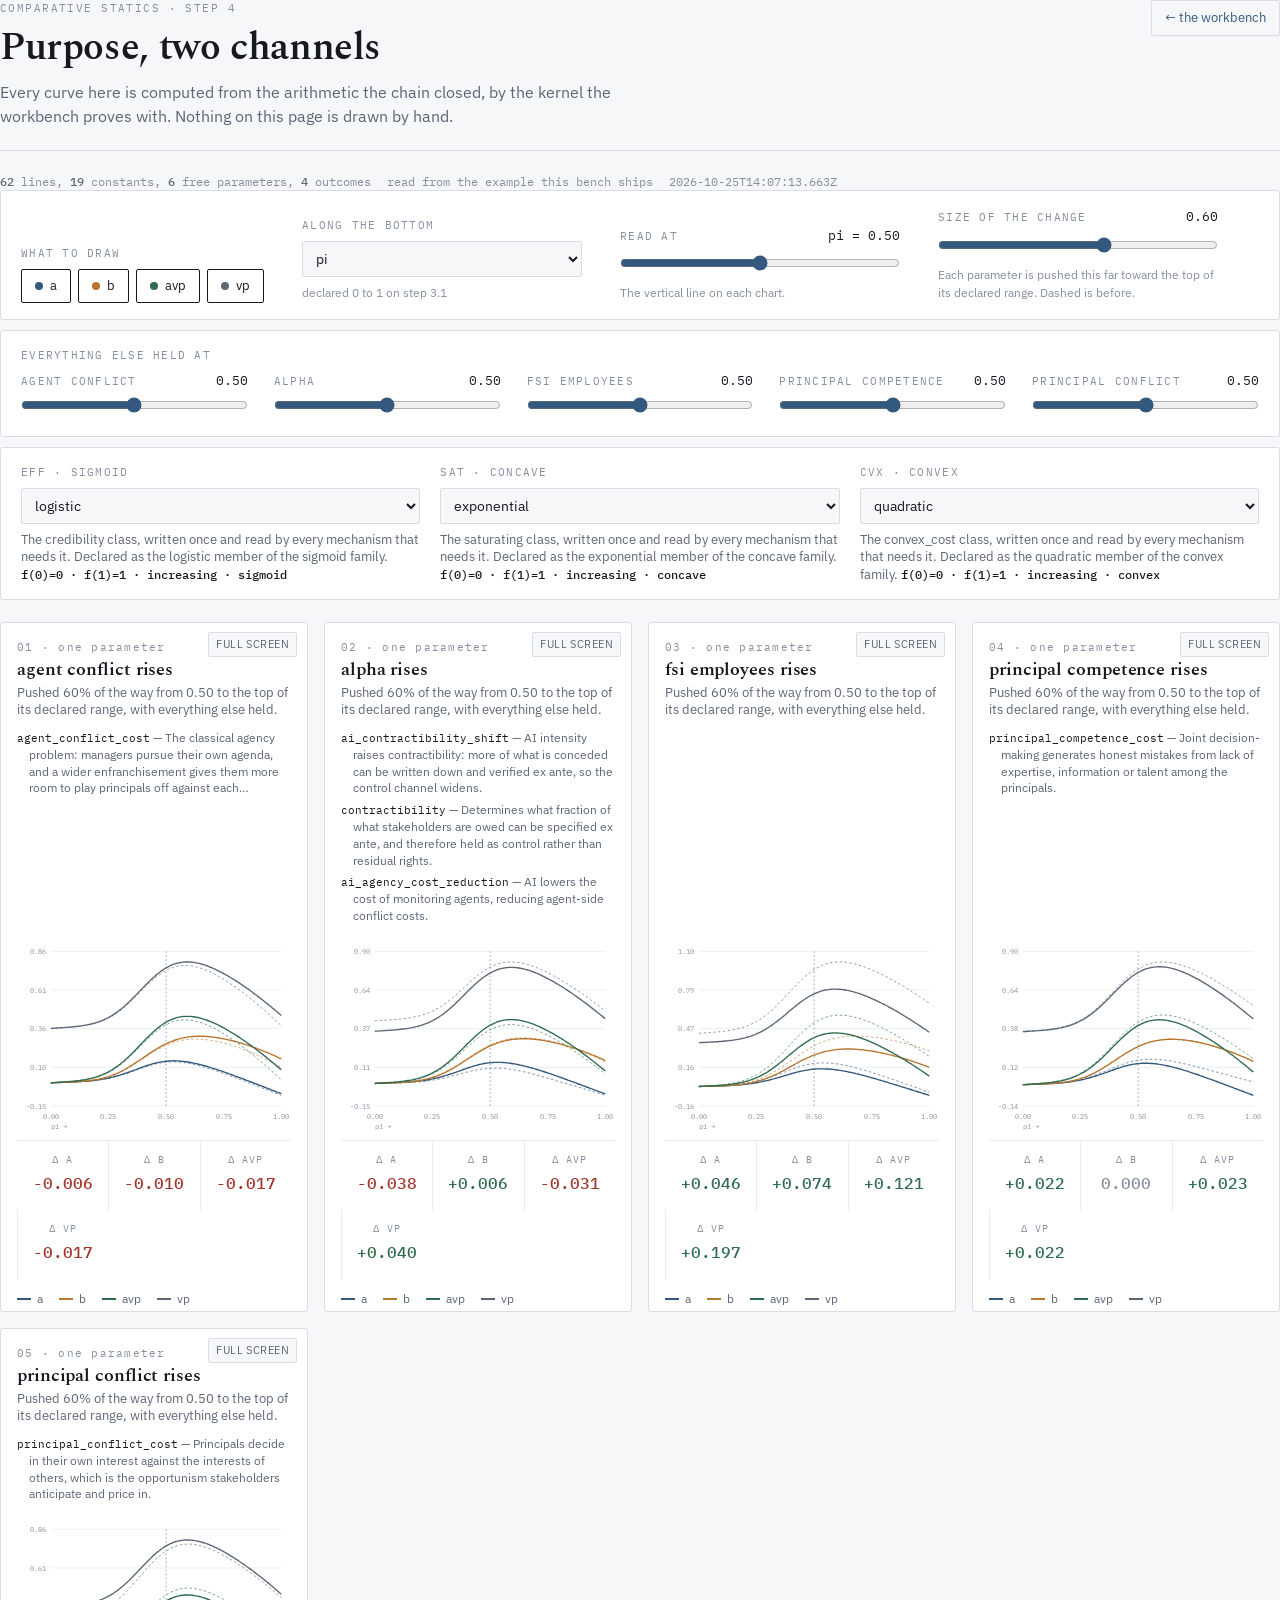
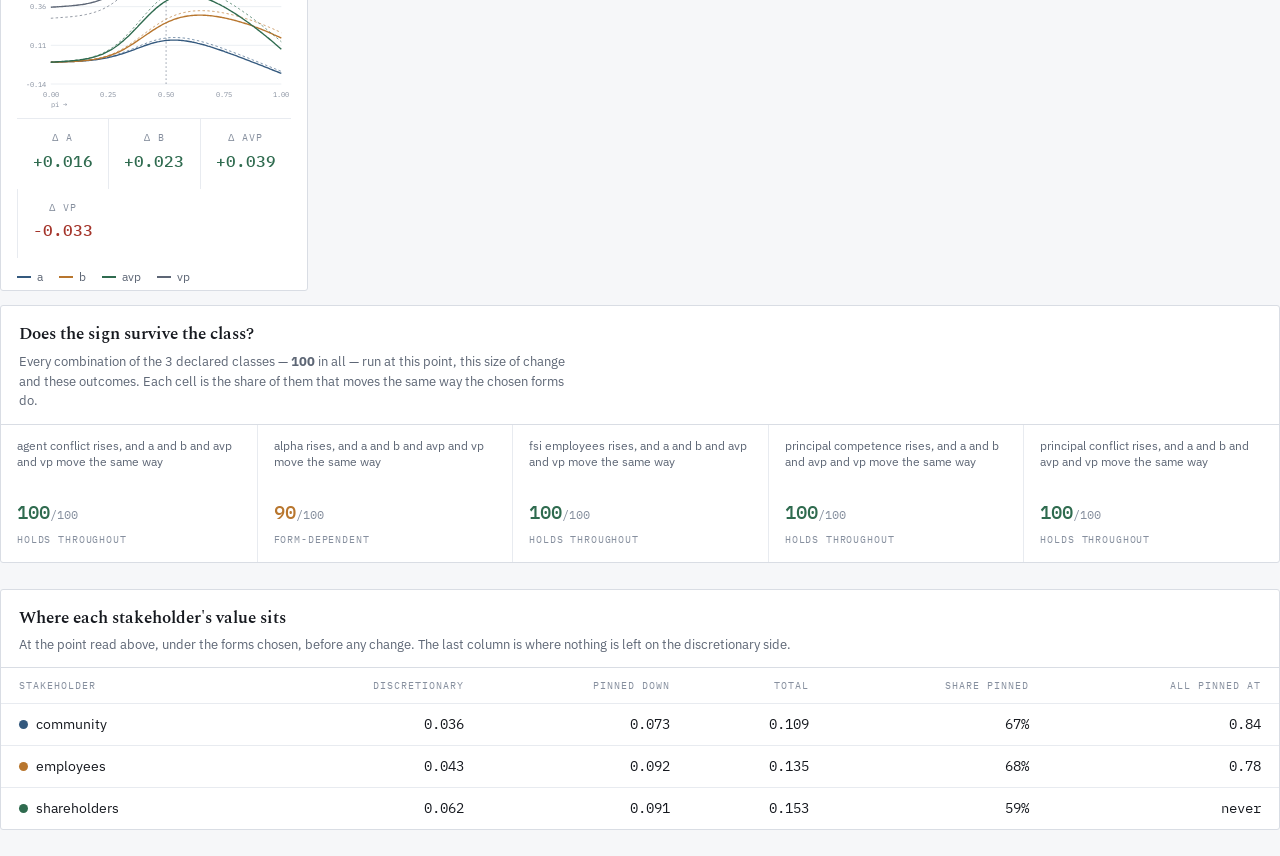
<file: docs/bench/statics/index.html>
<!doctype html><html lang="en"><head><meta charset="utf-8">
<meta name="viewport" content="width=device-width,initial-scale=1">
<title>Comparative Statics</title>
<link rel="preconnect" href="https://fonts.googleapis.com">
<link rel="preconnect" href="https://fonts.gstatic.com" crossorigin>
<link rel="stylesheet" href="https://fonts.googleapis.com/css2?family=Spectral:ital,wght@0,400;0,600;1,400&family=IBM+Plex+Sans:wght@400;500;600&family=IBM+Plex+Mono:wght@400;500&display=swap">
<style>
/* The page around the mount. Everything inside it is dressed by
   statics.css, which the module brings with it. */
html,body{margin:0;background:#f6f7f9}
@media (prefers-color-scheme:dark){html:not([data-theme="light"]) body{background:#111419}}
html[data-theme="dark"] body{background:#111419}
#root{min-height:100vh}
#root:empty::after{content:"Reading the model\2026";display:block;padding:48px 28px;
  font:14px "IBM Plex Mono",ui-monospace,monospace;color:#868f9e}
</style>
</head><body>

<!-- THE PAGE IS A MOUNT POINT.

     What was here -- the model, the charts, the robustness grid, all of it --
     is in statics/statics.js now, because step 7 of the workbench draws the
     same thing and the two had been separate copies since the day the second
     one was made. The module reads the project open in this browser, or the
     finished example the bench ships when nothing has been declared yet, and
     compiles it with the same kernel the workbench proves with. -->
<div id="root"></div>

<script type="module">
import { mount } from "./statics.js";
mount(document.getElementById("root")).catch(e => {
  document.getElementById("root").textContent =
    "The model would not load: " + (e && e.message || e);
});
</script>
</body></html>
</file>
